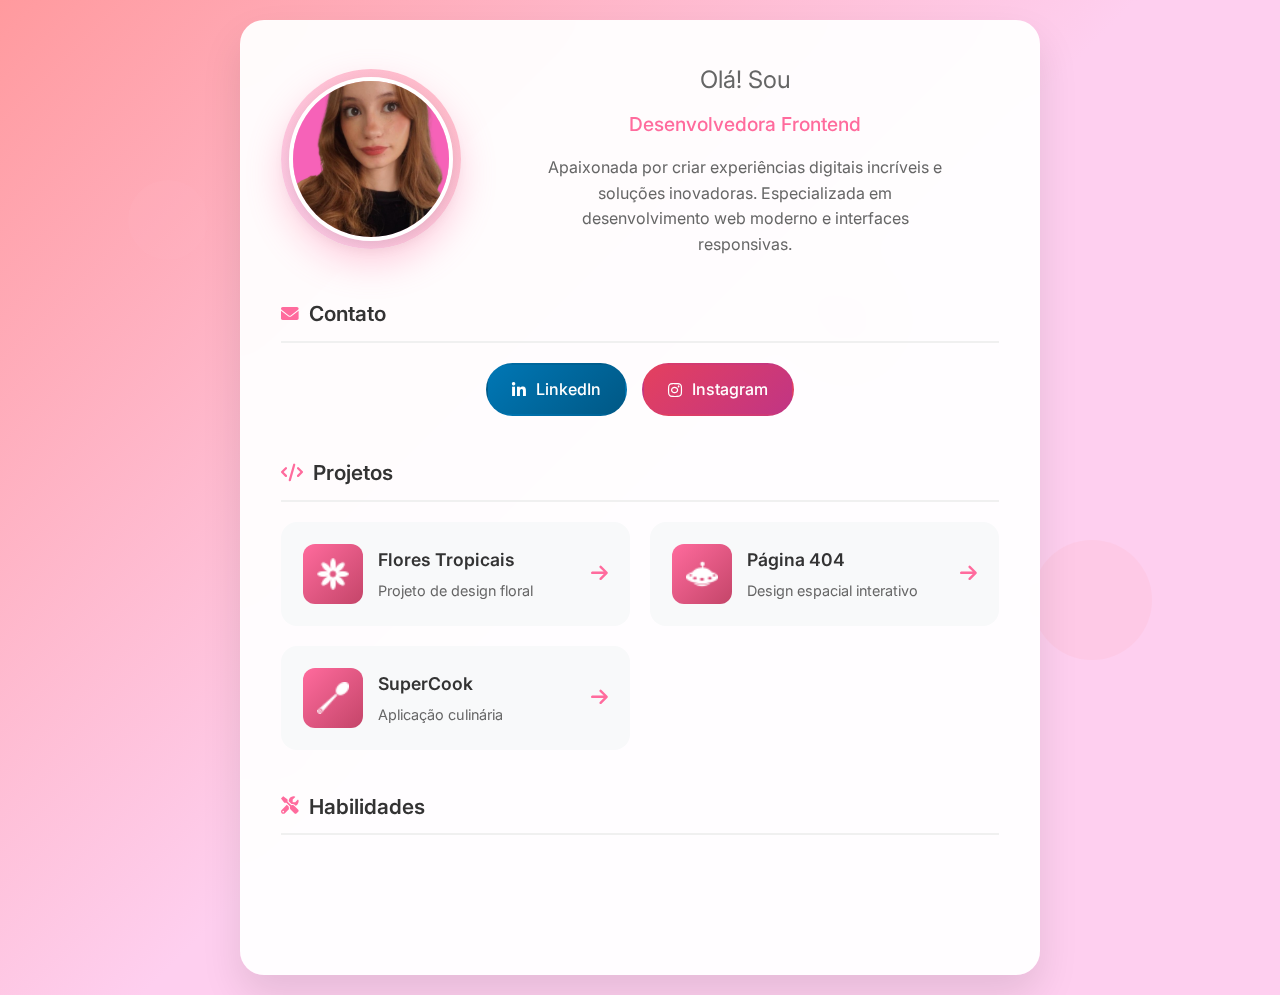
<file: index.html>
<!DOCTYPE html>
<html lang="pt-BR">
  <head>
    <meta charset="UTF-8" />
    <meta name="viewport" content="width=device-width, initial-scale=1.0" />
    <title>Maria Eduarda - Desenvolvedora</title>
    <link rel="stylesheet" href="style.css" />
    <link
      href="https://fonts.googleapis.com/css2?family=Inter:wght@300;400;500;600;700&display=swap"
      rel="stylesheet"
    />
    <link
      href="https://cdnjs.cloudflare.com/ajax/libs/font-awesome/6.0.0/css/all.min.css"
      rel="stylesheet"
    />
  </head>
  <body>
    <!-- Background Animation -->
    <div class="background-animation">
      <div class="floating-shapes">
        <div class="shape shape-1"></div>
        <div class="shape shape-2"></div>
        <div class="shape shape-3"></div>
        <div class="shape shape-4"></div>
      </div>
    </div>

    <!-- Main Container -->
    <div class="container">
      <div class="portfolio-card">
        <!-- Profile Section -->
        <div class="profile-section">
          <div class="profile-image-container">
            <img
              src="Design sem nome (2).png"
              alt="Maria Eduarda"
              class="profile-image"
            />
            <div class="profile-ring"></div>
          </div>
          <div class="profile-info">
            <h1 class="greeting">Olá! Sou</h1>
            <h1 class="name">Maria Eduarda</h1>
            <p class="title">Desenvolvedora Frontend</p>
            <p class="description">
              Apaixonada por criar experiências digitais incríveis e soluções
              inovadoras. Especializada em desenvolvimento web moderno e
              interfaces responsivas.
            </p>
          </div>
        </div>

        <!-- Contact Section -->
        <div class="section">
          <h3 class="section-title">
            <i class="fas fa-envelope"></i>
            Contato
          </h3>
          <div class="contact-buttons">
            <a
              href="https://www.linkedin.com/in/maria-eduarda-de-farias-machado-042045325?utm_source=share&utm_campaign=share_via&utm_content=profile&utm_medium=ios_app"
              target="_blank"
              class="contact-btn linkedin-btn"
            >
              <i class="fab fa-linkedin-in"></i>
              <span>LinkedIn</span>
            </a>
            <a
              href="https://www.instagram.com/_dudamachadooh_?igsh=MXh3dDV1cXpnOTAyeA%3D%3D&utm_source=qr"
              target="_blank"
              class="contact-btn instagram-btn"
            >
              <i class="fab fa-instagram"></i>
              <span>Instagram</span>
            </a>
          </div>
        </div>

        <!-- Projects Section -->
        <div class="section">
          <h3 class="section-title">
            <i class="fas fa-code"></i>
            Projetos
          </h3>
          <div class="projects-grid">
            <a href="index2.html" class="project-card">
              <div class="project-icon">
                <img src="flores.png" alt="Flores Tropicais" />
              </div>
              <div class="project-info">
                <h4>Flores Tropicais</h4>
                <p>Projeto de design floral</p>
              </div>
              <div class="project-arrow">
                <i class="fas fa-arrow-right"></i>
              </div>
            </a>

            <a href="index3.html" class="project-card">
              <div class="project-icon">
                <img src="nave-espacial.png" alt="Estilo 404" />
              </div>
              <div class="project-info">
                <h4>Página 404</h4>
                <p>Design espacial interativo</p>
              </div>
              <div class="project-arrow">
                <i class="fas fa-arrow-right"></i>
              </div>
            </a>

            <a href="index4.html" class="project-card">
              <div class="project-icon">
                <img src="colher.png" alt="SuperCook" />
              </div>
              <div class="project-info">
                <h4>SuperCook</h4>
                <p>Aplicação culinária</p>
              </div>
              <div class="project-arrow">
                <i class="fas fa-arrow-right"></i>
              </div>
            </a>
          </div>
        </div>

        <!-- Skills Section -->
        <div class="section">
          <h3 class="section-title">
            <i class="fas fa-tools"></i>
            Habilidades
          </h3>
          <div class="skills-container">
            <div class="skill-tag">HTML5</div>
            <div class="skill-tag">CSS3</div>
            <div class="skill-tag">JavaScript</div>
            <div class="skill-tag">React</div>
            <div class="skill-tag">Node.js</div>
            <div class="skill-tag">Git</div>
          </div>
        </div>
      </div>
    </div>

    <script src="script.js"></script>
  </body>
</html>
</file>
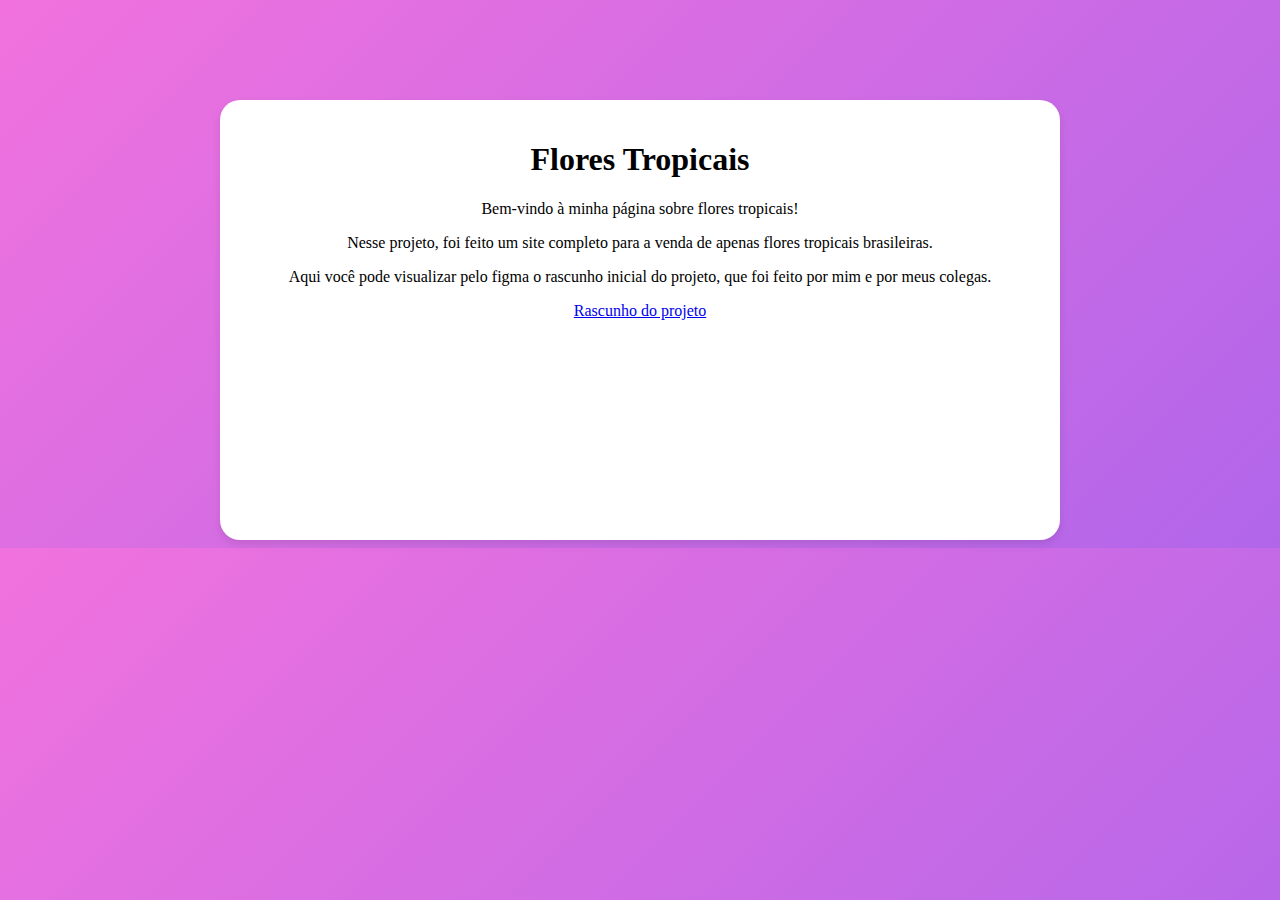
<file: index2.html>
<!DOCTYPE html>
<html lang="pt-br">
<head>
    <meta charset="UTF-8">
    <meta name="viewport" content="width=device-width, initial-scale=1.0">
    <title>Flores Tropicais</title>
    <link rel="stylesheet" href="syle2.css">
</head>
<body>
    <div class="janela">
        <h1>Flores Tropicais</h1>
        <p>Bem-vindo à minha página sobre flores tropicais!</p>
        <p>Nesse projeto, foi feito um site completo para a venda de apenas flores tropicais brasileiras.</p>
        <p>Aqui você pode visualizar pelo figma o rascunho inicial do projeto, que foi feito por mim e por meus colegas.</p>
        <a href="https://www.figma.com/design/hDpOulgy9Dh5UPXecXVWga?fuid=1376256135350858158&prev-plan-id=1376256138984380022&prev-plan-type=team&prev-selected-view=recentsAndSharing ">Rascunho do projeto</a>
    </div>
</body>
</html>
</file>
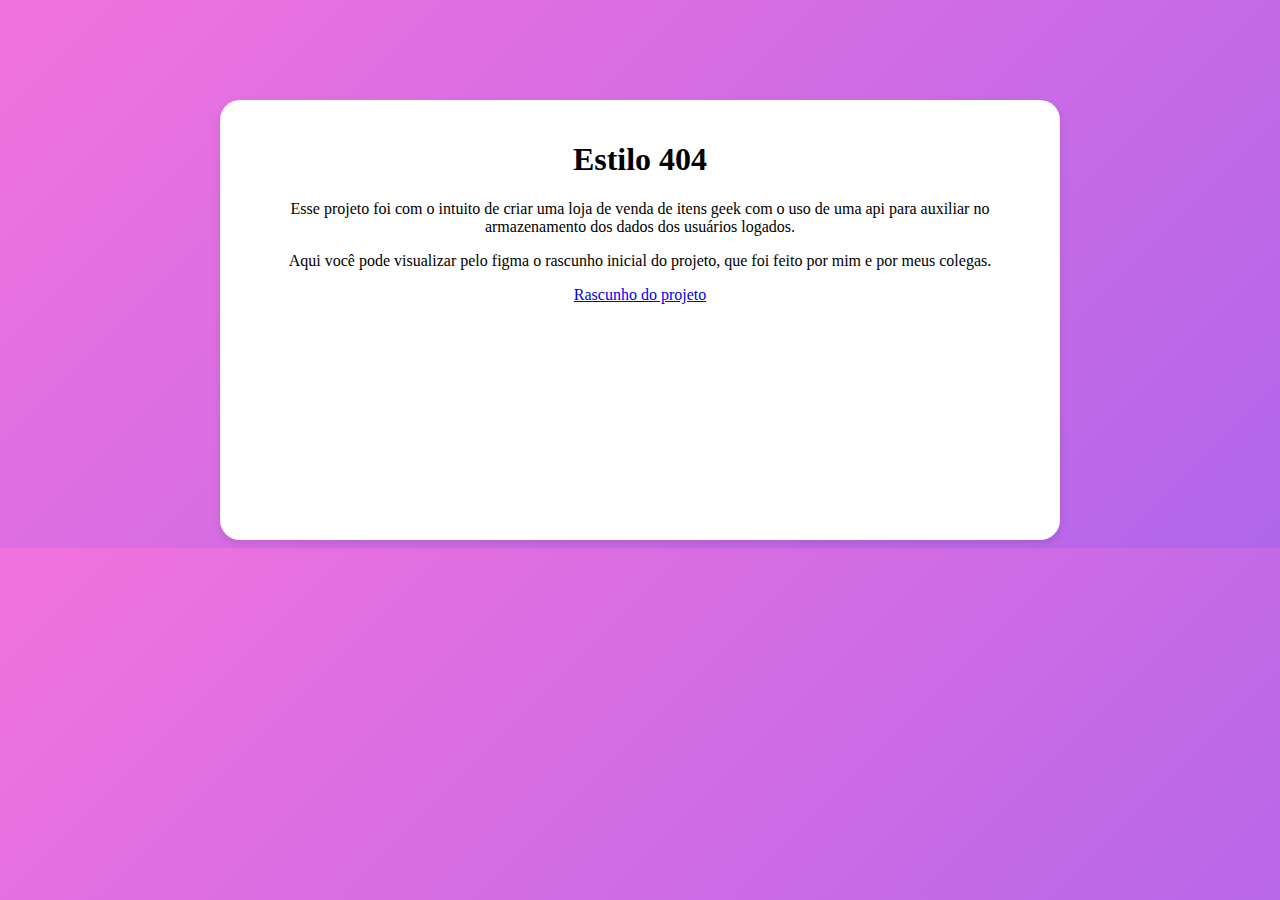
<file: index3.html>
<!DOCTYPE html>
<html lang="pt-br">
<head>
    <meta charset="UTF-8">
    <meta name="viewport" content="width=device-width, initial-scale=1.0">
    <title>estilo 404</title>
    <link rel="stylesheet" href="style3.css">
</head>
<body>
    <div class="janela">
        <h1>Estilo 404</h1>
        <p>Esse projeto foi com o intuito de criar uma loja de venda de itens geek com o uso de uma api para auxiliar no armazenamento dos dados dos usuários logados.</p>
        <p>Aqui você pode visualizar pelo figma o rascunho inicial do projeto, que foi feito por mim e por meus colegas.</p>
        <a href="https://www.figma.com/design/o8a4ZFtpUkRs4vQPa30I9N/Untitled?node-id=0-1&p=f&t=QftA4TchdjCIhr5r-0">Rascunho do projeto</a>
    </div>
</body>
</html>
</file>
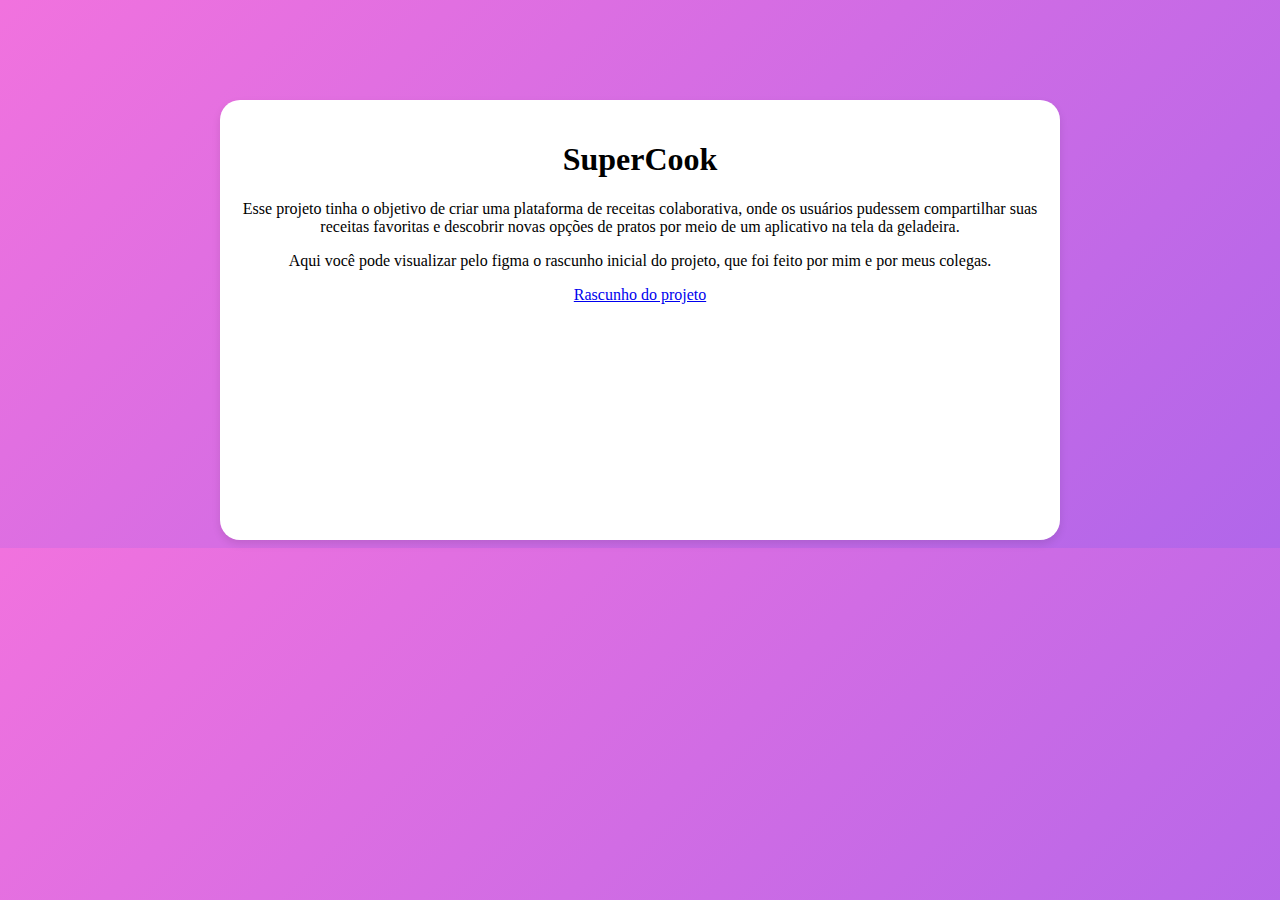
<file: index4.html>
<!DOCTYPE html>
<html lang="pt_br">
<head>
    <meta charset="UTF-8">
    <meta name="viewport" content="width=device-width, initial-scale=1.0">
    <title>SuperCook</title>
    <link rel="stylesheet" href="style4.css">
</head>
<body>
    <div class="janela">
        <h1>SuperCook</h1>
        <p>Esse projeto tinha o objetivo de criar uma plataforma de receitas colaborativa, onde os usuários pudessem compartilhar suas receitas favoritas e descobrir novas opções de pratos por meio de um aplicativo na tela da geladeira.</p>
        <p>Aqui você pode visualizar pelo figma o rascunho inicial do projeto, que foi feito por mim e por meus colegas.</p>
        <a href="https://www.figma.com/design/57xL7DPhsQBnOQjFK3Mf41/Untitled?node-id=0-1&p=f&t=DOmDsj8e0fCNUgJs-0">Rascunho do projeto</a>
    </div>
</body>
</html>
</file>
<file: syle2.css>
body{
    background: linear-gradient(135deg, #f172de 0%, #b166ea 100%);
}

.janela {
    width: 800px;
    height: 400px;
    background-color: white;
    border-radius: 20px;
    margin: auto;
    margin-top: 100px;
    box-shadow: 0 4px 8px rgba(0, 0, 0, 0.1);
    padding: 20px;
    text-align: center;
}
</file>
<file: style3.css>
body{
    background: linear-gradient(135deg, #f172de 0%, #b166ea 100%);
}

.janela {
    width: 800px;
    height: 400px;
    background-color: white;
    border-radius: 20px;
    margin: auto;
    margin-top: 100px;
    box-shadow: 0 4px 8px rgba(0, 0, 0, 0.1);
    padding: 20px;
    text-align: center;
}
</file>
<file: style4.css>
body{
    background: linear-gradient(135deg, #f172de 0%, #b166ea 100%);
}

.janela {
    width: 800px;
    height: 400px;
    background-color: white;
    border-radius: 20px;
    margin: auto;
    margin-top: 100px;
    box-shadow: 0 4px 8px rgba(0, 0, 0, 0.1);
    padding: 20px;
    text-align: center;
}
</file>
<file: style.css>
/* Reset e configurações básicas */
* {
  margin: 0;
  padding: 0;
  box-sizing: border-box;
}

html {
  scroll-behavior: smooth;
}

body {
  font-family: "Inter", sans-serif;
  line-height: 1.6;
  color: #333;
  background: linear-gradient(135deg, #ff9a9e 0%, #fecfef 50%, #fecfef 100%);
  min-height: 100vh;
  overflow-x: hidden;
}

/* Background Animation */
.background-animation {
  position: fixed;
  top: 0;
  left: 0;
  width: 100%;
  height: 100%;
  z-index: -1;
  overflow: hidden;
}

.floating-shapes {
  position: relative;
  width: 100%;
  height: 100%;
}

.shape {
  position: absolute;
  border-radius: 50%;
  background: rgba(255, 182, 193, 0.2);
  animation: float 6s ease-in-out infinite;
}

.shape-1 {
  width: 80px;
  height: 80px;
  top: 20%;
  left: 10%;
  animation-delay: 0s;
}

.shape-2 {
  width: 120px;
  height: 120px;
  top: 60%;
  right: 10%;
  animation-delay: 2s;
}

.shape-3 {
  width: 60px;
  height: 60px;
  top: 80%;
  left: 20%;
  animation-delay: 4s;
}

.shape-4 {
  width: 100px;
  height: 100px;
  top: 30%;
  right: 30%;
  animation-delay: 1s;
}

@keyframes float {
  0%,
  100% {
    transform: translateY(0px) rotate(0deg);
    opacity: 0.7;
  }
  50% {
    transform: translateY(-20px) rotate(180deg);
    opacity: 1;
  }
}

/* Container */
.container {
  display: flex;
  justify-content: center;
  align-items: center;
  min-height: 100vh;
  padding: 20px;
}

/* Portfolio Card */
.portfolio-card {
  background: rgba(255, 255, 255, 0.95);
  backdrop-filter: blur(20px);
  border-radius: 24px;
  box-shadow: 0 20px 40px rgba(0, 0, 0, 0.1);
  border: 1px solid rgba(255, 255, 255, 0.2);
  max-width: 800px;
  width: 100%;
  padding: 40px;
  position: relative;
  overflow: hidden;
  animation: slideUp 0.8s ease-out;
}

@keyframes slideUp {
  from {
    opacity: 0;
    transform: translateY(50px);
  }
  to {
    opacity: 1;
    transform: translateY(0);
  }
}

/* Profile Section */
.profile-section {
  display: flex;
  align-items: center;
  gap: 30px;
  margin-bottom: 40px;
  flex-wrap: wrap;
  justify-content: center;
  text-align: center;
}

.profile-image-container {
  position: relative;
  display: inline-block;
  width: 180px;
  height: 180px;
  border-radius: 50%;
  padding: 8px;
  background: linear-gradient(45deg, #ff9a9e, #fecfef, #ffb6c1, #ffc0cb);
  background-size: 400% 400%;
  animation: gradientShift 3s ease infinite;
  box-shadow: 0 15px 35px rgba(255, 107, 157, 0.3);
  transition: all 0.3s ease;
}

.profile-image-container:hover {
  transform: scale(1.05);
  box-shadow: 0 20px 40px rgba(255, 107, 157, 0.4);
}

.profile-image {
  width: 100%;
  height: 100%;
  border-radius: 50%;
  object-fit: cover;
  border: 4px solid #fff;
  box-shadow: 0 5px 15px rgba(0, 0, 0, 0.1);
  transition: transform 0.3s ease;
}

.profile-image:hover {
  transform: scale(1.02);
}

.profile-ring {
  display: none;
}

@keyframes gradientShift {
  0% {
    background-position: 0% 50%;
  }
  50% {
    background-position: 100% 50%;
  }
  100% {
    background-position: 0% 50%;
  }
}

.profile-info {
  flex: 1;
  min-width: 300px;
}

.greeting {
  font-size: 1.5rem;
  font-weight: 400;
  color: #666;
  margin-bottom: 5px;
}

.name {
  font-size: 3rem;
  font-weight: 700;
  background: linear-gradient(135deg, #ff6b9d, #c44569);
  -webkit-background-clip: text;
  -webkit-text-fill-color: transparent;
  background-clip: text;
  margin-bottom: 10px;
  line-height: 1.2;
}

.title {
  font-size: 1.2rem;
  font-weight: 500;
  color: #ff6b9d;
  margin-bottom: 15px;
}

.description {
  font-size: 1rem;
  color: #666;
  line-height: 1.6;
  max-width: 400px;
  margin: 0 auto;
}

/* Sections */
.section {
  margin-bottom: 40px;
}

.section-title {
  display: flex;
  align-items: center;
  gap: 10px;
  font-size: 1.3rem;
  font-weight: 600;
  color: #333;
  margin-bottom: 20px;
  padding-bottom: 10px;
  border-bottom: 2px solid #f0f0f0;
}

.section-title i {
  color: #ff6b9d;
  font-size: 1.1rem;
}

/* Contact Buttons */
.contact-buttons {
  display: flex;
  gap: 15px;
  justify-content: center;
  flex-wrap: wrap;
}

.contact-btn {
  display: flex;
  align-items: center;
  gap: 10px;
  padding: 12px 24px;
  border-radius: 50px;
  text-decoration: none;
  font-weight: 500;
  transition: all 0.3s ease;
  border: 2px solid transparent;
  position: relative;
  overflow: hidden;
}

.linkedin-btn {
  background: linear-gradient(135deg, #0077b5, #005885);
  color: white;
}

.instagram-btn {
  background: linear-gradient(135deg, #e4405f, #c13584);
  color: white;
}

.contact-btn:hover {
  transform: translateY(-3px);
  box-shadow: 0 10px 25px rgba(0, 0, 0, 0.2);
}

.contact-btn:before {
  content: "";
  position: absolute;
  top: 0;
  left: -100%;
  width: 100%;
  height: 100%;
  background: linear-gradient(
    90deg,
    transparent,
    rgba(255, 255, 255, 0.2),
    transparent
  );
  transition: left 0.5s;
}

.contact-btn:hover:before {
  left: 100%;
}

/* Projects Grid */
.projects-grid {
  display: grid;
  grid-template-columns: repeat(auto-fit, minmax(250px, 1fr));
  gap: 20px;
}

.project-card {
  display: flex;
  align-items: center;
  gap: 15px;
  padding: 20px;
  background: #f8f9fa;
  border-radius: 16px;
  text-decoration: none;
  color: inherit;
  transition: all 0.3s ease;
  border: 2px solid transparent;
  position: relative;
  overflow: hidden;
}

.project-card:hover {
  transform: translateY(-5px);
  box-shadow: 0 15px 30px rgba(0, 0, 0, 0.1);
  border-color: #ff6b9d;
  background: white;
}

.project-card:before {
  content: "";
  position: absolute;
  top: 0;
  left: 0;
  right: 0;
  height: 4px;
  background: linear-gradient(90deg, #ff6b9d, #c44569);
  transform: scaleX(0);
  transition: transform 0.3s ease;
}

.project-card:hover:before {
  transform: scaleX(1);
}

.project-icon {
  width: 60px;
  height: 60px;
  border-radius: 12px;
  background: linear-gradient(135deg, #ff6b9d, #c44569);
  display: flex;
  align-items: center;
  justify-content: center;
  flex-shrink: 0;
  transition: transform 0.3s ease;
}

.project-icon img {
  width: 32px;
  height: 32px;
  filter: brightness(0) invert(1);
}

.project-card:hover .project-icon {
  transform: scale(1.1) rotate(5deg);
}

.project-info {
  flex: 1;
}

.project-info h4 {
  font-size: 1.1rem;
  font-weight: 600;
  color: #333;
  margin-bottom: 5px;
}

.project-info p {
  font-size: 0.9rem;
  color: #666;
  margin: 0;
}

.project-arrow {
  color: #ff6b9d;
  font-size: 1.2rem;
  transition: transform 0.3s ease;
}

.project-card:hover .project-arrow {
  transform: translateX(5px);
}

/* Skills Container */
.skills-container {
  display: flex;
  flex-wrap: wrap;
  gap: 12px;
  justify-content: center;
}

.skill-tag {
  background: linear-gradient(135deg, #ff6b9d, #c44569);
  color: white;
  padding: 8px 16px;
  border-radius: 25px;
  font-size: 0.9rem;
  font-weight: 500;
  transition: all 0.3s ease;
  cursor: default;
}

.skill-tag:hover {
  transform: translateY(-2px);
  box-shadow: 0 5px 15px rgba(255, 107, 157, 0.4);
}

/* Responsive Design */
@media (max-width: 768px) {
  .container {
    padding: 15px;
  }

  .portfolio-card {
    padding: 30px 20px;
    border-radius: 20px;
  }

  .profile-section {
    flex-direction: column;
    text-align: center;
    gap: 20px;
  }

  .profile-info {
    min-width: auto;
  }

  .name {
    font-size: 2.5rem;
  }

  .description {
    font-size: 0.95rem;
  }

  .projects-grid {
    grid-template-columns: 1fr;
    gap: 15px;
  }

  .project-card {
    padding: 15px;
    gap: 12px;
  }

  .project-icon {
    width: 50px;
    height: 50px;
  }

  .project-icon img {
    width: 28px;
    height: 28px;
  }

  .contact-buttons {
    flex-direction: column;
    align-items: center;
  }

  .contact-btn {
    width: 100%;
    max-width: 250px;
    justify-content: center;
  }

  .skills-container {
    gap: 10px;
  }

  .skill-tag {
    padding: 6px 12px;
    font-size: 0.85rem;
  }
}

@media (max-width: 480px) {
  .portfolio-card {
    padding: 25px 15px;
    margin: 10px;
  }

  .name {
    font-size: 2rem;
  }

  .title {
    font-size: 1.1rem;
  }

  .section-title {
    font-size: 1.2rem;
  }

  .project-info h4 {
    font-size: 1rem;
  }

  .project-info p {
    font-size: 0.85rem;
  }

  .profile-image-container {
    width: 140px;
    height: 140px;
  }
}

/* Loading Animation */
@keyframes fadeIn {
  from {
    opacity: 0;
  }
  to {
    opacity: 1;
  }
}

.portfolio-card {
  animation: fadeIn 0.8s ease-out;
}

/* Hover Effects */
.portfolio-card:hover {
  box-shadow: 0 25px 50px rgba(0, 0, 0, 0.15);
}

/* Focus States for Accessibility */
.contact-btn:focus,
.project-card:focus {
  outline: 2px solid #ff6b9d;
  outline-offset: 2px;
}

/* Smooth Transitions */
* {
  transition: all 0.3s ease;
}

/* Custom Scrollbar */
::-webkit-scrollbar {
  width: 8px;
}

::-webkit-scrollbar-track {
  background: rgba(255, 255, 255, 0.1);
}

::-webkit-scrollbar-thumb {
  background: linear-gradient(135deg, #ff6b9d, #c44569);
  border-radius: 4px;
}

::-webkit-scrollbar-thumb:hover {
  background: linear-gradient(135deg, #ff5582, #b33d5a);
}
</file>
